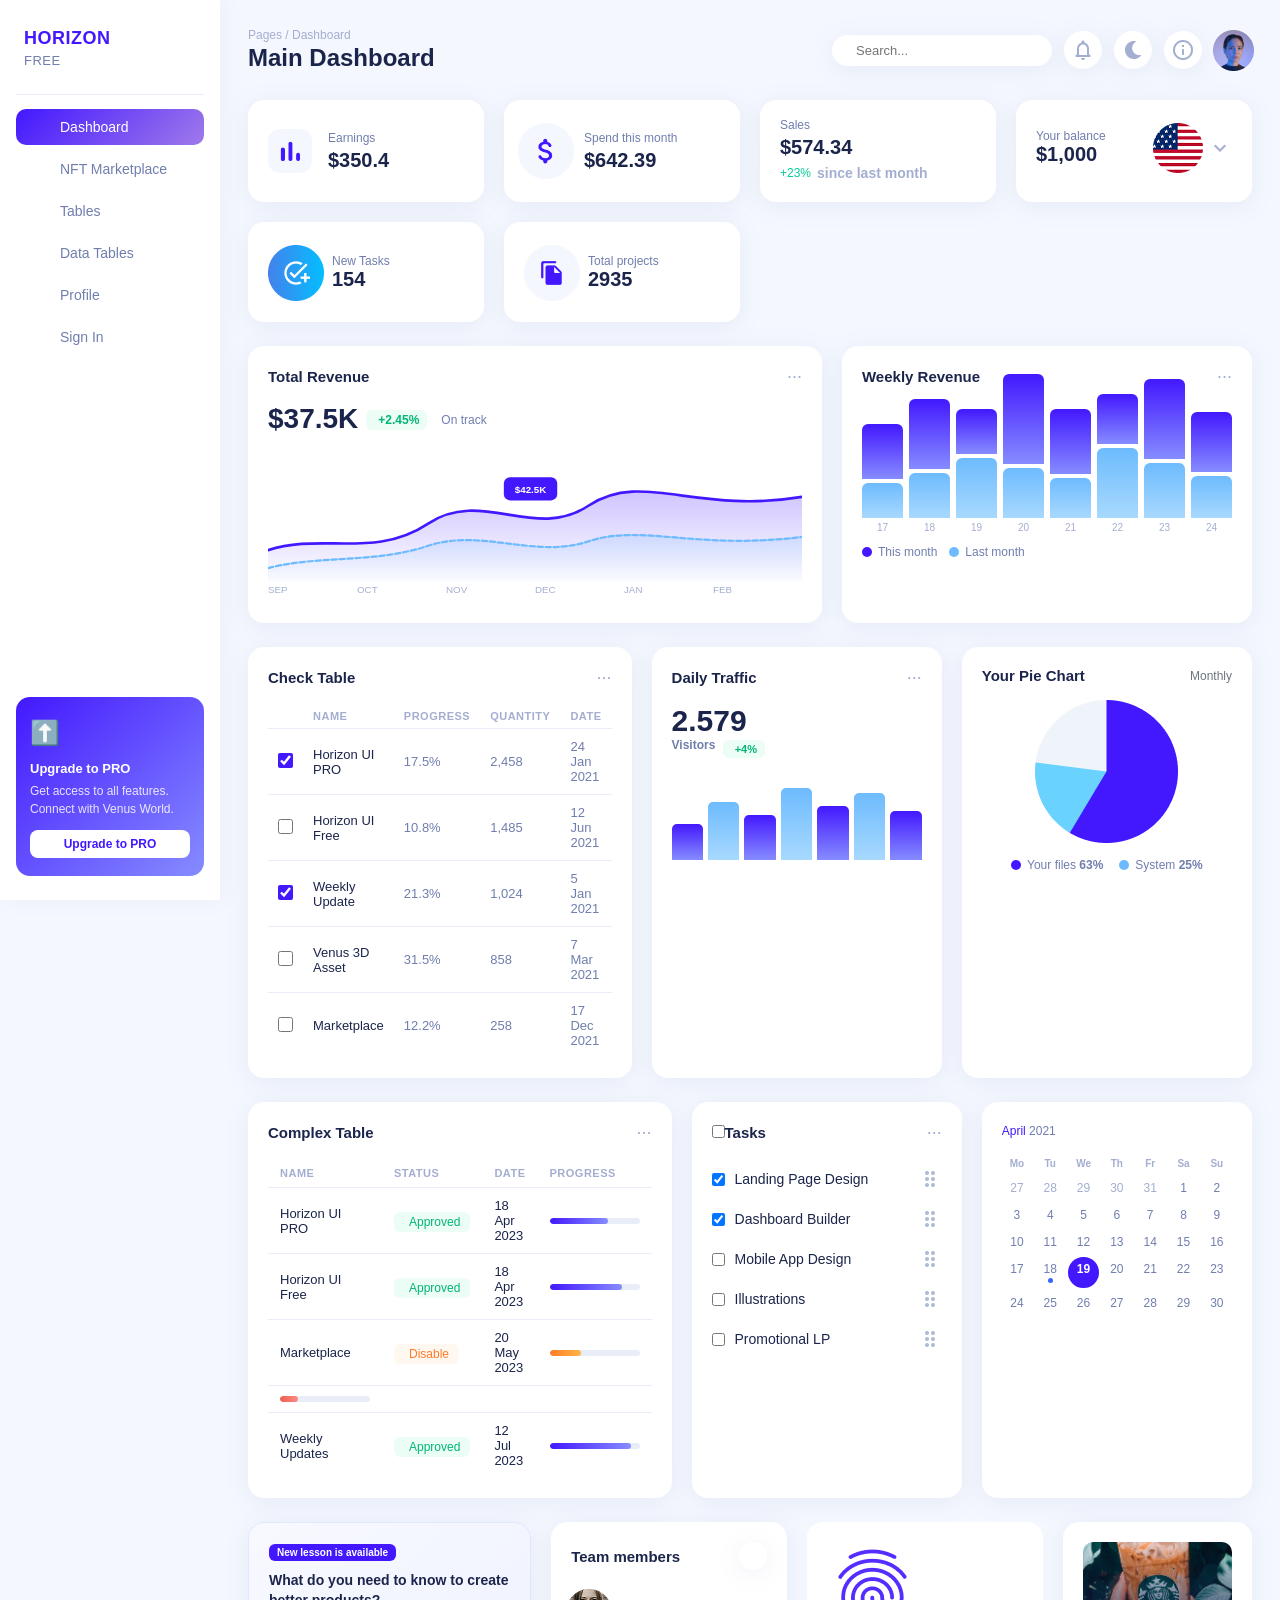
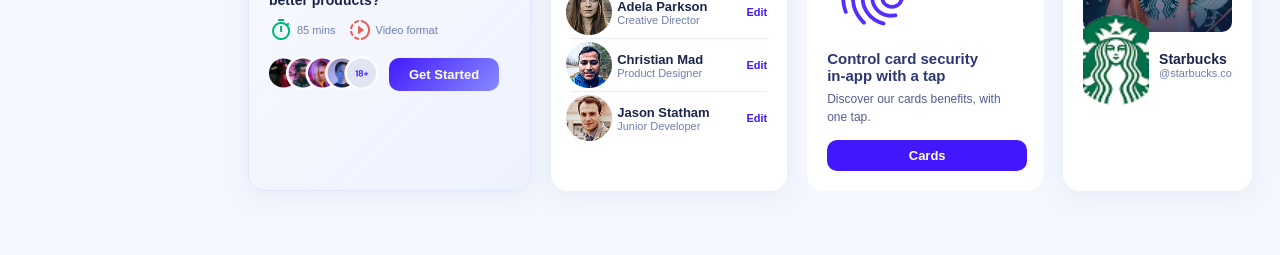
<file: index.html>
<!doctype html>
<html lang="en">
  <head>
    <meta charset="UTF-8" />
    <meta name="viewport" content="width=device-width, initial-scale=1.0" />
    <title>Horizon Dashboard</title>
    <link rel="stylesheet" href="index.css" />

  </head>
  <body>
    <aside class="sidebar">
     
      <div class="sidebar-logo">HORIZON <br /><span>FREE</span></div>
      <a class="nav-item active" href="#">
       <i class="fas fa-home"></i>  Dashboard
      </a>
      <a class="nav-item" href="#">
        <i class="fas fa-layer-group"></i> NFT Marketplace
      </a>
      <a class="nav-item" href="#"> <i class="fas fa-table"></i> Tables </a>
      <a class="nav-item" href="#">
        <i class="fas fa-chart-bar"></i> Data Tables
      </a>
      <a class="nav-item" href="#"> <i class="fas fa-user"></i> Profile </a>
      <a class="nav-item" href="login.html"> <i class="fas fa-sign-in-alt"></i> Sign In </a>

    
      <div class="sidebar-promo">
        <div class="promo-icon">⬆️</div>
        <strong>Upgrade to PRO</strong>
        <p>Get access to all features. Connect with Venus World.</p>
        <button class="btn-promo">Upgrade to PRO</button>
      </div>
    </aside>


    <main class="main">
    
      <div class="topbar">
        <div class="topbar-left">
          <div class="breadcrumb">Pages / Dashboard</div>
          <h1>Main Dashboard</h1>
        </div>
        <div class="topbar-right">
       
          <div class="search-bar">
            <i class="fas fa-search"></i>
            <input type="text" placeholder="Search..." />
          </div>
        
          <button class="icon-btn"><img src="/images/notifcation.png" alt=""></button>
         
          <button class="icon-btn"><img src="/images/moon.png" alt=""></i></button>
         
          <button class="icon-btn"><img src="/images/info.png" alt=""></button>
       
          <div class="avatar"><img src="/images/Avatar.png" alt="" /></div>
        </div>
      </div>

      <div class="stats-row">
       
        <div class="stat-card">
          <div class="stat-icon purple"><img src="/images/Icon.png" alt="" /></div>
          <div class="stat-info">
            <p>Earnings</p>
            <h3>$350.4</h3>
          </div>
        </div>

        <div class="stat-card">
          <div class="stat-icon green"><img src="/images/Icons.png" alt="" /></div>
          <div class="stat-info">
            <p>Spend this month</p>
            <h3>$642.39</h3>
          </div>
        </div>

        <div class="stat-card">
          <div class="stat-info">
            <p>Sales</p>
            <h3>$574.34</h3>
            <div
              style="
                display: flex;
                align-items: center;
                gap: 6px;
                margin-top: 2px;
              "
            >
              <p style="color: #05cd99; margin-top: 5px">+23%</p>
              <h4 style="color: #a3aed0">since last month</h4>
            </div>
          </div>
        </div>

    
        <div
          class="stat-card"
          style="flex-direction: column; align-items: flex-start; gap: 8px"
        >
          <div
            class="flex items-center gap-2 w-full"
            style="justify-content: space-between; cursor: pointer"
          >
            <div>
              <p class="text-sm text-mid">Your balance</p>
              <h3 style="font-size: 20px; font-weight: 700">$1,000</h3>
            </div>
            <div style="margin-top: 5px">
              <img src="/images/Flag.png" alt="" />
            </div>
          </div>
        </div>

        <div
          class="stat-card"
          style="flex-direction: column; align-items: flex-start; gap: 8px"
        >
          <div class="flex items-center gap-2 w-full cursor:pointer;">
            <div style="margin-top: 5px">
              <img src="/images/Iconn.png" alt="" />
            </div>
            <div>
              <p class="text-sm text-mid">New Tasks</p>
              <h3 style="font-size: 20px; font-weight: 700">154</h3>
            </div>
          </div>
        </div>
        <div
          class="stat-card"
          style="flex-direction: column; align-items: flex-start; gap: 8px"
        >
          <div class="flex items-center gap-2 w-full cursor:pointer;">
            <div style="margin-top: 5px">
              <img src="/images/Iconnn.png" alt="" />
            </div>
            <div>
              <p class="text-sm text-mid">Total projects</p>
              <h3 style="font-size: 20px; font-weight: 700">2935</h3>
            </div>
          </div>
        </div>
      </div>

      <div class="grid-2">
        <div class="card">
          <div class="card-header">
            <div>
              <div class="card-title">Total Revenue</div>
            </div>
            <span class="card-menu">···</span>
          </div>

         
          <div class="flex items-center gap-2">
            <div class="revenue-amount">$37.5K</div>
            <span class="badge-green"
              ><i class="fas fa-arrow-up" style="font-size: 10px"></i>
              +2.45%</span
            >
            <span class="badge-label">On track</span>
          </div>

       
          <div class="chart-area">
            <svg
              viewBox="0 0 600 150"
              xmlns="http://www.w3.org/2000/svg"
              width="100%"
              height="100%"
            >
              <defs>
              
                <linearGradient id="gradPurple" x1="0" y1="0" x2="0" y2="1">
                  <stop offset="0%" stop-color="#4318FF" stop-opacity="0.25" />
                  <stop
                    offset="100%"
                    stop-color="#4318FF"
                    stop-opacity="0.01"
                  />
                </linearGradient>
              
                <linearGradient id="gradCyan" x1="0" y1="0" x2="0" y2="1">
                  <stop offset="0%" stop-color="#6DBBFE" stop-opacity="0.20" />
                  <stop
                    offset="100%"
                    stop-color="#6DBBFE"
                    stop-opacity="0.01"
                  />
                </linearGradient>
              </defs>

           
              <text x="0" y="148" fill="#A3AED0" font-size="11">SEP</text>
              <text x="100" y="148" fill="#A3AED0" font-size="11">OCT</text>
              <text x="200" y="148" fill="#A3AED0" font-size="11">NOV</text>
              <text x="300" y="148" fill="#A3AED0" font-size="11">DEC</text>
              <text x="400" y="148" fill="#A3AED0" font-size="11">JAN</text>
              <text x="500" y="148" fill="#A3AED0" font-size="11">FEB</text>

           
              <path
                d="M0,100 C60,80 120,110 180,70 C240,30 300,90 360,50 C420,10 480,60 600,40"
                fill="none"
                stroke="#4318FF"
                stroke-width="3"
                stroke-linecap="round"
              />
              <path
                d="M0,100 C60,80 120,110 180,70 C240,30 300,90 360,50 C420,10 480,60 600,40 L600,135 L0,135 Z"
                fill="url(#gradPurple)"
              />

             
              <path
                d="M0,120 C60,105 120,115 180,95 C240,75 300,110 360,90 C420,70 480,100 600,85"
                fill="none"
                stroke="#6DBBFE"
                stroke-width="2.5"
                stroke-linecap="round"
                stroke-dasharray="6,3"
              />
              <path
                d="M0,120 C60,105 120,115 180,95 C240,75 300,110 360,90 C420,70 480,100 600,85 L600,135 L0,135 Z"
                fill="url(#gradCyan)"
              />

             
              <rect
                x="265"
                y="18"
                width="60"
                height="26"
                rx="7"
                fill="#4318FF"
              />
              <text
                x="295"
                y="36"
                fill="white"
                font-size="11"
                text-anchor="middle"
                font-weight="bold"
              >
                $42.5K
              </text>
            </svg>
          </div>
        </div>
      
        <div class="card">
          <div class="card-header">
            <div>
              <div class="card-title">Weekly Revenue</div>
            </div>
            <span class="card-menu">···</span>
          </div>

         
          <div class="bar-chart-wrap">
           
            <div class="bar-group">
              <div class="bar purple" style="height: 55px"></div>
              <div class="bar cyan" style="height: 35px"></div>
              <span class="bar-label">17</span>
            </div>
            <div class="bar-group">
              <div class="bar purple" style="height: 70px"></div>
              <div class="bar cyan" style="height: 45px"></div>
              <span class="bar-label">18</span>
            </div>
            <div class="bar-group">
              <div class="bar purple" style="height: 45px"></div>
              <div class="bar cyan" style="height: 60px"></div>
              <span class="bar-label">19</span>
            </div>
            <div class="bar-group">
              <div class="bar purple" style="height: 90px"></div>
              <div class="bar cyan" style="height: 50px"></div>
              <span class="bar-label">20</span>
            </div>
            <div class="bar-group">
              <div class="bar purple" style="height: 65px"></div>
              <div class="bar cyan" style="height: 40px"></div>
              <span class="bar-label">21</span>
            </div>
            <div class="bar-group">
              <div class="bar purple" style="height: 50px"></div>
              <div class="bar cyan" style="height: 70px"></div>
              <span class="bar-label">22</span>
            </div>
            <div class="bar-group">
              <div class="bar purple" style="height: 80px"></div>
              <div class="bar cyan" style="height: 55px"></div>
              <span class="bar-label">23</span>
            </div>
            <div class="bar-group">
              <div class="bar purple" style="height: 60px"></div>
              <div class="bar cyan" style="height: 42px"></div>
              <span class="bar-label">24</span>
            </div>
          </div>

          <div class="flex items-center gap-3 mt-2" style="margin-top: 12px">
            <div class="legend-item">
              <div class="legend-dot" style="background: #4318ff"></div>
              This month
            </div>
            <div class="legend-item">
              <div class="legend-dot" style="background: #6dbbfe"></div>
              Last month
            </div>
          </div>
        </div>
      
      </div>
 
      <div class="grid-3">
      
        <div class="card" style="grid-column: span 1">
          <div class="card-header">
            <div class="card-title">Check Table</div>
            <span class="card-menu">···</span>
          </div>
          <table class="check-table">
            <thead>
              <tr>
                <th></th>
                <th>NAME</th>
                <th>PROGRESS</th>
                <th>QUANTITY</th>
                <th>DATE</th>
              </tr>
            </thead>
            <tbody>
              <tr>
                <td><input type="checkbox" checked /></td>
                <td>Horizon UI PRO</td>
                <td class="mid">17.5%</td>
                <td class="mid">2,458</td>
                <td class="mid">24 Jan 2021</td>
              </tr>
              <tr>
                <td><input type="checkbox" /></td>
                <td>Horizon UI Free</td>
                <td class="mid">10.8%</td>
                <td class="mid">1,485</td>
                <td class="mid">12 Jun 2021</td>
              </tr>
              <tr>
                <td><input type="checkbox" checked /></td>
                <td>Weekly Update</td>
                <td class="mid">21.3%</td>
                <td class="mid">1,024</td>
                <td class="mid">5 Jan 2021</td>
              </tr>
              <tr>
                <td><input type="checkbox" /></td>
                <td>Venus 3D Asset</td>
                <td class="mid">31.5%</td>
                <td class="mid">858</td>
                <td class="mid">7 Mar 2021</td>
              </tr>
              <tr>
                <td><input type="checkbox" /></td>
                <td>Marketplace</td>
                <td class="mid">12.2%</td>
                <td class="mid">258</td>
                <td class="mid">17 Dec 2021</td>
              </tr>
            </tbody>
          </table>
        </div>

   
        <div class="card">
          <div class="card-header">
            <div class="card-title">Daily Traffic</div>
            <span class="card-menu">···</span>
          </div>
          <div class="spend-big">2.579
          <div class="spend-label">
            Visitors
            <span class="badge-green" style="font-size: 11px; margin-left: 4px"
              ><i class="fas fa-arrow-up" style="font-size: 9px"></i> +4%</span
            >
          </div>
          </div>

         
          <div class="mini-bar-chart">
            <div class="mini-bar blue-bar" style="height: 40%"></div>
            <div class="mini-bar cyan-bar" style="height: 65%"></div>
            <div class="mini-bar blue-bar" style="height: 50%"></div>
            <div class="mini-bar cyan-bar" style="height: 80%"></div>
            <div class="mini-bar blue-bar" style="height: 60%"></div>
            <div class="mini-bar cyan-bar" style="height: 75%"></div>
            <div class="mini-bar blue-bar" style="height: 55%"></div>
            
         
          </div>
        </div>

     
        <div class="card">
          <div class="card-header">
            <div class="card-title">Your Pie Chart</div>
            <span style="font-size: 12px; color: #6c757d">Monthly</span>
          </div>
          <div class="pie-wrap">
            <div>
              <img src="/images/Chart.png" alt="" />
            </div>

            <div class="pie-legend">
              <div class="legend-item">
                <div class="legend-dot" style="background: #4318ff"></div>
                <span>Your files <strong>63%</strong></span>
              </div>
              <div class="legend-item">
                <div class="legend-dot" style="background: #6dbbfe"></div>
                <span>System <strong>25%</strong></span>
              </div>
            </div>
          </div>
        </div>
      </div>
     
      <div class="grid-3">
       
        <div class="card">
          <div class="card-header">
            <div class="card-title">Complex Table</div>
            <span class="card-menu">···</span>
          </div>
          <table class="complex-table">
            <thead>
              <tr>
                <th>NAME</th>
                <th>STATUS</th>
                <th>DATE</th>
                <th>PROGRESS</th>
              </tr>
            </thead>
            <tbody>
              <tr>
                <td>Horizon UI PRO</td>
                <td>
                  <span class="status approved"
                    ><i class="fas fa-circle" style="font-size: 7px"></i>
                    Approved</span
                  >
                </td>
                <td>18 Apr 2023</td>
                <td>
                  <div class="prog-wrap">
                    <div class="prog-fill" style="width: 65%"></div>
                  </div>
                </td>
              </tr>
              <tr>
                <td>Horizon UI Free</td>
                <td>
                  <span class="status approved"
                    ><i class="fas fa-circle" style="font-size: 7px"></i>
                    Approved</span
                  >
                </td>
                <td>18 Apr 2023</td>
                <td>
                  <div class="prog-wrap">
                    <div class="prog-fill" style="width: 80%"></div>
                  </div>
                </td>
              </tr>
              <tr>
                <td>Marketplace</td>
                <td>
                  <span class="status disable"
                    ><i class="fas fa-circle" style="font-size: 7px"></i>
                    Disable</span
                  >
                </td>
                <td>20 May 2023</td>
                <td>
                  <div class="prog-wrap">
                    <div
                      class="prog-fill"
                      style="
                        width: 35%;
                        background: linear-gradient(90deg, #ff7b28, #ffb547);
                      "
                    ></div>
                  </div>
                </td>
              </tr>
              <tr>
                <!-- <td>Marketplace</td> -->
                <!-- <td>
                  <span class="status error"
                    ><i class="fas fa-circle" style="font-size: 7px"></i>
                    Error</span
                  >
                </td> -->
                <!-- <td>20 May 2023</td> -->
                <td>
                  <div class="prog-wrap">
                    <div
                      class="prog-fill"
                      style="
                        width: 20%;
                        background: linear-gradient(90deg, #ee5d50, #ff8b83);
                      "
                    ></div>
                  </div>
                </td>
              </tr>
              <tr>
                <td>Weekly Updates</td>
                <td>
                  <span class="status approved"
                    ><i class="fas fa-circle" style="font-size: 7px"></i>
                    Approved</span
                  >
                </td>
                <td>12 Jul 2023</td>
                <td>
                  <div class="prog-wrap">
                    <div class="prog-fill" style="width: 90%"></div>
                  </div>
                </td>
              </tr>
            </tbody>
          </table>
        </div>

   
        <div class="card">
          <div class="card-header">
            <div class="card-title"><input type="checkbox">Tasks </div>
            <span class="card-menu">···</span>
          </div>
          <div class="task-item">
            <input type="checkbox" checked />
            <span class="task-name done">  Landing Page Design</span>
            <img src="/images/indicatorr.png" alt="indicator" style="margin-left: auto" />
          </div>
          <div class="task-item">
            <input type="checkbox" checked />
            <span class="task-name done">Dashboard Builder</span>
             <img src="/images/indicatorr.png" alt="indicator" style="margin-left: auto" />
          </div>
          <div class="task-item">
            <input type="checkbox" />
            <span class="task-name">Mobile App Design</span>
              <img src="/images/indicatorr.png" alt="indicator" style="margin-left: auto" />
          </div>
          <div class="task-item">
            <input type="checkbox" />
            <span class="task-name">Illustrations</span>
            <img src="/images/indicatorr.png" alt="indicator" style="margin-left: auto" />
          </div>
          <div class="task-item">
            <input type="checkbox" />
            <span class="task-name">Promotional LP</span>
            <img src="/images/indicatorr.png" alt="indicator" style="margin-left: auto" />
          </div>
        </div>

       
        <div class="card">
          <div class="card-header">
            <div >
              <div class="card-subtitle"><span style="color: #4318ff;">April</span>  2021</div>
            </div>
            <div class="flex items-center gap-2">
              <i
                class="fas fa-chevron-left"
                style="
                  color: var(--text-light);
                  cursor: pointer;
                  font-size: 12px;
                "
              ></i>
              <i
                class="fas fa-chevron-right"
                style="
                  color: var(--text-light);
                  cursor: pointer;
                  font-size: 12px;
                "
              ></i>
            </div>
          </div>
          <div class="calendar-wrap">
           
            <div class="cal-grid">
              <div class="cal-day-name">Mo</div>
              <div class="cal-day-name">Tu</div>
              <div class="cal-day-name">We</div>
              <div class="cal-day-name">Th</div>
              <div class="cal-day-name">Fr</div>
              <div class="cal-day-name">Sa</div>
              <div class="cal-day-name">Su</div>
             
              <div class="cal-day other">27</div>
              <div class="cal-day other">28</div>
              <div class="cal-day other">29</div>
              <div class="cal-day other">30</div>
              <div class="cal-day other">31</div>
              <div class="cal-day">1</div>
              <div class="cal-day">2</div>
              
              <div class="cal-day">3</div>
              <div class="cal-day">4</div>
              <div class="cal-day">5</div>
              <div class="cal-day">6</div>
              <div class="cal-day">7</div>
              <div class="cal-day">8</div>
              <div class="cal-day">9</div>
            
              <div class="cal-day">10</div>
              <div class="cal-day">11</div>
              <div class="cal-day">12</div>
              <div class="cal-day">13</div>
              <div class="cal-day">14</div>
              <div class="cal-day">15</div>
              <div class="cal-day">16</div>
             
              <div class="cal-day">17</div>
              <div class="cal-day" style="position: relative">
                18
                <div class="cal-dot"></div>
              </div>
              <div class="cal-day today">19</div>
              <div class="cal-day">20</div>
              <div class="cal-day">21</div>
              <div class="cal-day">22</div>
              <div class="cal-day">23</div>
            
              <div class="cal-day">24</div>
              <div class="cal-day">25</div>
              <div class="cal-day">26</div>
              <div class="cal-day">27</div>
              <div class="cal-day">28</div>
              <div class="cal-day">29</div>
              <div class="cal-day">30</div>
            </div>
          </div>
        </div>
      </div>
     


      <div class="grid-4col">
       
        <div class="card learn-card">
          <span class="learn-tag">New lesson is available</span>
          <h3>What do you need to know to create better products?</h3>
          <div class="learn-meta">
            <span><img src="/images/timer.png" alt=""> 85 mins</span>
            <span><img src="/images/video.png" alt=""> Video format</span>
          </div>
        
          <div style="display: flex; align-items: center; gap: 10px; margin-top: 12px">
            <div>
               <img src="/images/Avatarss.png" alt="">
            </div>
            <button class="btn-primary">Get Started</button>
          </div>
        </div>

       
        <div class="card">
          <div class="card-header">
            <div class="card-title">Team members</div>
            <button
              class="icon-btn"
              style="width: 28px; height: 28px; font-size: 13px"
            >
              <i class="fas fa-plus"></i>
            </button>
          </div>

         
          <div class="team-item">
            <div class="team-info">
              <div
                class="team-avatar"
             
              >
                <img src="/images/Ellipse.png" alt="">
              </div>
              <div>
                <div class="team-name">Adela Parkson</div>
                <div class="team-role">Creative Director</div>
              </div>
            </div>
            <span class="team-action">Edit</span>
          </div>

         
          <div class="team-item">
            <div class="team-info">
              <div
                class="team-avatar"
                style="background: linear-gradient(135deg, #68d391, #38a169)"
              >
                <img src="/images/Ellipsee.png" alt="">
              </div>
              <div>
                <div class="team-name">Christian Mad</div>
                <div class="team-role">Product Designer</div>
              </div>
            </div>
            <span class="team-action">Edit</span>
          </div>

          <div class="team-item">
            <div class="team-info">
              <div
                class="team-avatar"
                
              >
                <img src="/images/Ellipseee.png" alt="">
              </div>
              <div>
                <div class="team-name">Jason Statham</div>
                <div class="team-role">Junior Developer</div>
              </div>
            </div>
            <span class="team-action">Edit</span>
          </div>
        </div>

        
        <div class="promo-blue-card">
          <div class="promo-blue-icon">
            <img src="/images/Fingerprint.png" alt="" />
          </div>
          <h3>Control card security<br/> in-app with a tap</h3>
          <p>Discover our cards benefits, with one tap.</p>
          <button class="btn-white" style="background: #4318FF; color: white; width: 200px;">Cards</button>
         
        </div>

       
        <div class="card brand-card">
        
          <div
          >
            <img src="/images/Starbuck.png" alt="" />
            
          </div>
          <div class="brand-info">
            <div class="brand-logo"><img src="/images/Buck.png" alt=""></div>
            <div>
              <div class="brand-name">Starbucks</div>
              <div class="brand-handle">@starbucks.co</div>
            </div>
          </div>
        </div>
      </div>
    </main>
  </body>
</html>
</file>
<file: index.css>
:root {
  --blue: #4318ff;
  --blue-light: #868cff;
  --cyan: #3965ff;
  --teal: #01b574;
  --red: #ee5d50;
  --orange: #ff7b28;
  --yellow: #ffb547;
  --bg: #f4f7fe;
  --sidebar-bg: #ffffff;
  --card-bg: #ffffff;
  --text-dark: #1b254b;
  --text-mid: #707eae;
  --text-light: #a3aed0;
  --border: #e9edf7;
  --radius: 16px;
  --shadow: 0 4px 24px rgba(112, 126, 174, 0.1);
}

*,
*::before,
*::after {
  box-sizing: border-box;
  margin: 0;
  padding: 0;
}

body {
  font-family: "DM Sans", sans-serif;
  background: var(--bg);
  color: var(--text-dark);
  display: flex;
  min-height: 100vh;
  font-size: 14px;
}

.sidebar {
  width: 220px;
  background: var(--sidebar-bg);
  display: flex;
  flex-direction: column;
  padding: 28px 16px 24px;
  gap: 6px;
  position: sticky;
  top: 0;
  height: 100vh;
  overflow-y: auto;
  box-shadow: 4px 0 20px rgba(112, 126, 174, 0.06);
  z-index: 10;
  flex-shrink: 0;
}

.sidebar-logo {
  font-size: 18px;
  font-weight: 700;
  color: var(--blue);
  letter-spacing: 0.5px;
  padding: 0 8px 24px;
  border-bottom: 1px solid var(--border);
  margin-bottom: 8px;
}
.sidebar-logo span {
  color: var(--text-mid);
  font-weight: 400;
  font-size: 13px;
}

.nav-item {
  display: flex;
  align-items: center;
  gap: 12px;
  padding: 10px 14px;
  border-radius: 10px;
  color: var(--text-mid);
  font-size: 14px;
  font-weight: 500;
  cursor: pointer;
  transition:
    background 0.18s,
    color 0.18s;
  text-decoration: none;
}
.nav-item i {
  width: 18px;
  text-align: center;
  font-size: 15px;
}
.nav-item:hover {
  background: var(--bg);
  color: var(--blue);
}

.nav-item.active {
  background: linear-gradient(135deg, #4318ff 0%, #9f7aea 100%);
  color: #fff;
}
.nav-item.active i {
  color: #fff;
}

.sidebar-promo {
  margin-top: auto;
  background: linear-gradient(135deg, #4318ff 0%, #868cff 100%);
  border-radius: 14px;
  padding: 18px 14px;
  color: #fff;
  font-size: 12px;
  line-height: 1.5;
}
.sidebar-promo .promo-icon {
  font-size: 24px;
  margin-bottom: 8px;
}
.sidebar-promo strong {
  display: block;
  font-size: 13px;
  margin-bottom: 4px;
}
.sidebar-promo p {
  opacity: 0.85;
  margin-bottom: 12px;
}
.btn-promo {
  background: #fff;
  color: var(--blue);
  border: none;
  border-radius: 8px;
  padding: 7px 14px;
  font-weight: 700;
  font-size: 12px;
  cursor: pointer;
  width: 100%;
}

.main {
  flex: 1;
  padding: 28px 28px 40px;
  overflow-x: hidden;
}

.topbar {
  display: flex;
  align-items: center;
  justify-content: space-between;
  margin-bottom: 28px;
}
.topbar-left .breadcrumb {
  font-size: 12px;
  color: var(--text-light);
  margin-bottom: 2px;
}
.topbar-left h1 {
  font-size: 24px;
  font-weight: 700;
  color: var(--text-dark);
}
.topbar-right {
  display: flex;
  align-items: center;
  gap: 12px;
}



.search-bar {
  display: flex;
  align-items: center;
  background: #fff;
  border-radius: 50px;
  padding: 8px 16px;
  gap: 8px;
  box-shadow: var(--shadow);
  width: 220px;
}
.search-bar input {
  border: none;
  outline: none;
  font-size: 13px;
  color: var(--text-mid);
  background: transparent;
  width: 100%;
}
.search-bar i {
  color: var(--text-light);
}

.icon-btn {
  width: 38px;
  height: 38px;
  border-radius: 50%;
  background: #fff;
  box-shadow: var(--shadow);
  display: flex;
  align-items: center;
  justify-content: center;
  cursor: pointer;
  color: var(--text-mid);
  font-size: 15px;
  border: none;
}
.icon-btn:hover {
  color: var(--blue);
}

.avatar {
  width: 38px;
  height: 38px;
  border-radius: 50%;
  background: linear-gradient(135deg, #4318ff, #868cff);
  display: flex;
  align-items: center;
  justify-content: center;
  color: #fff;
  font-weight: 700;
  font-size: 14px;
  cursor: pointer;
}

.stats-row {
  display: grid;
  grid-template-columns: repeat(4, 1fr);
  gap: 20px;
  margin-bottom: 24px;
}
.stat-card {
  background: var(--card-bg);
  border-radius: var(--radius);
  padding: 18px 20px;
  box-shadow: var(--shadow);
  display: flex;
  align-items: center;
  gap: 16px;
}
.stat-icon {
  width: 44px;
  height: 44px;
  border-radius: 12px;
  display: flex;
  align-items: center;
  justify-content: center;
  font-size: 20px;
  flex-shrink: 0;
}
.stat-icon.purple {
  background: #f4f7fe;
  color: var(--blue);
}
.stat-icon.green {
  background: #f0fdf8;
  color: var(--teal);
}
.stat-icon.orange {
  background: #fff8f0;
  color: var(--orange);
}
.stat-icon.blue {
  background: #f0f4ff;
  color: var(--cyan);
}

.stat-info p {
  font-size: 12px;
  color: var(--text-mid);
  margin-bottom: 4px;
}
.stat-info h3 {
  font-size: 20px;
  font-weight: 700;
  color: var(--text-dark);
}

.grid-2 {
  display: grid;
  grid-template-columns: 1.4fr 1fr;
  gap: 20px;
  margin-bottom: 24px;
}
.grid-3 {
  display: grid;
  grid-template-columns: 1fr 1fr 1fr;
  gap: 20px;
  margin-bottom: 24px;
}
.grid-2b {
  display: grid;
  grid-template-columns: 1fr 1fr;
  gap: 20px;
  margin-bottom: 24px;
}
.grid-4col {
  display: grid;
  grid-template-columns: 1.2fr 1fr 1fr 0.8fr;
  gap: 20px;
  margin-bottom: 24px;
}

.card {
  background: var(--card-bg);
  border-radius: var(--radius);
  padding: 20px;
  box-shadow: var(--shadow);
}
.card-header {
  display: flex;
  align-items: center;
  justify-content: space-between;
  margin-bottom: 16px;
}
.card-title {
  font-size: 15px;
  font-weight: 700;
  color: var(--text-dark);
}
.card-subtitle {
  font-size: 12px;
  color: var(--text-mid);
  margin-top: 2px;
}
.card-menu {
  color: var(--text-light);
  cursor: pointer;
  font-size: 18px;
}

.revenue-amount {
  font-size: 28px;
  font-weight: 700;
  color: var(--text-dark);
  margin-bottom: 2px;
}
.badge-green {
  display: inline-flex;
  align-items: center;
  gap: 4px;
  background: #ecfdf5;
  color: var(--teal);
  border-radius: 6px;
  padding: 3px 8px;
  font-size: 12px;
  font-weight: 600;
}
.badge-label {
  font-size: 12px;
  color: var(--text-mid);
  margin-left: 6px;
}

.chart-area {
  width: 100%;
  height: 150px;
  margin-top: 16px;
}

.bar-chart-wrap {
  display: flex;
  align-items: flex-end;
  gap: 6px;
  height: 130px;
  padding-top: 8px;
}
.bar-group {
  display: flex;
  flex-direction: column;
  align-items: center;
  gap: 4px;
  flex: 1;
}

.bar {
  width: 100%;
  border-radius: 6px 6px 0 0;
  transition: opacity 0.2s;
}
.bar:hover {
  opacity: 0.8;
}
.bar.purple {
  background: linear-gradient(180deg, #4318ff 0%, #868cff 100%);
}
.bar.cyan {
  background: linear-gradient(180deg, #6dbbfe 0%, #a8d9fe 100%);
}
.bar-label {
  font-size: 10px;
  color: var(--text-light);
  text-align: center;
}

.check-table {
  width: 100%;
  border-collapse: collapse;
}
.check-table thead th {
  font-size: 11px;
  color: var(--text-light);
  font-weight: 600;
  text-align: left;
  padding: 6px 10px;
  text-transform: uppercase;
  letter-spacing: 0.5px;
}
.check-table tbody tr {
  border-top: 1px solid var(--border);
}
.check-table tbody td {
  padding: 10px 10px;
  font-size: 13px;
  color: var(--text-dark);
}
.check-table tbody td.mid {
  color: var(--text-mid);
}

.check-table input[type="checkbox"] {
  accent-color: var(--blue);
  width: 15px;
  height: 15px;
  cursor: pointer;
}

.pie-wrap {
  display: flex;
  flex-direction: column;
  align-items: center;
  gap: 12px;
}
.pie-legend {
  display: flex;
  gap: 16px;
  justify-content: center;
  flex-wrap: wrap;
}
.legend-item {
  display: flex;
  align-items: center;
  gap: 6px;
  font-size: 12px;
  color: var(--text-mid);
}
.legend-dot {
  width: 10px;
  height: 10px;
  border-radius: 50%;
}

.complex-table {
  width: 100%;
  border-collapse: collapse;
}
.complex-table thead th {
  font-size: 11px;
  color: var(--text-light);
  font-weight: 600;
  text-align: left;
  padding: 8px 12px;
  text-transform: uppercase;
  letter-spacing: 0.5px;
}
.complex-table tbody tr {
  border-top: 1px solid var(--border);
}
.complex-table tbody td {
  padding: 10px 12px;
  font-size: 13px;
  color: var(--text-dark);
}

.status {
  display: inline-flex;
  align-items: center;
  gap: 5px;
  padding: 3px 10px;
  border-radius: 6px;
  font-size: 12px;
  font-weight: 500;
}
.status.approved {
  background: #ecfdf5;
  color: var(--teal);
}
.status.disable {
  background: #fff8f0;
  color: var(--orange);
}
.status.error {
  background: #fff2f2;
  color: var(--red);
}

.prog-wrap {
  width: 90px;
  height: 6px;
  background: var(--border);
  border-radius: 99px;
  overflow: hidden;
}
.prog-fill {
  height: 100%;
  border-radius: 99px;
  background: linear-gradient(90deg, #4318ff, #868cff);
}

.task-item {
  display: flex;
  align-items: center;
  gap: 10px;
  padding: 8px 0;
}

.calendar-wrap {
  font-size: 12px;
}
.cal-header {
  display: flex;
  align-items: center;
  justify-content: space-between;
  margin-bottom: 10px;
  font-weight: 600;
  font-size: 13px;
}
.cal-header i {
  color: var(--text-light);
  cursor: pointer;
}
.cal-grid {
  display: grid;
  grid-template-columns: repeat(7, 1fr);
  gap: 3px;
  text-align: center;
}
.cal-day-name {
  color: var(--text-light);
  font-size: 10px;
  font-weight: 600;
  padding: 4px 0;
}
.cal-day {
  padding: 5px;
  border-radius: 6px;
  cursor: pointer;
  color: var(--text-mid);
  font-size: 12px;
}
.cal-day:hover {
  background: var(--bg);
}
.cal-day.today {
  background: var(--blue);
  color: #fff;
  border-radius: 50%;
  font-weight: 700;
}
.cal-day.other {
  color: var(--text-light);
}
.cal-dot {
  width: 5px;
  height: 5px;
  border-radius: 50%;
  background: var(--cyan);
  margin: 2px auto 0;
}

.learn-card {
  background: linear-gradient(135deg, #f8f9ff 0%, #eef2ff 100%);
  border: 1px solid #e0e7ff;
}
.learn-tag {
  background: var(--blue);
  color: #fff;
  font-size: 10px;
  font-weight: 600;
  padding: 3px 8px;
  border-radius: 6px;
  display: inline-block;
  margin-bottom: 10px;
}
.learn-card h3 {
  font-size: 14px;
  margin-bottom: 8px;
  line-height: 1.4;
}
.learn-meta {
  display: flex;
  gap: 12px;
  font-size: 11px;
  color: var(--text-mid);
  margin-bottom: 14px;
}
.learn-meta span {
  display: flex;
  align-items: center;
  gap: 4px;
}
.learn-avatars {
  display: flex;
  margin-bottom: 14px;
}
.learn-avatars img,
.learn-avatar-circle {
  width: 26px;
  height: 26px;
  border-radius: 50%;
  border: 2px solid #fff;
  margin-right: -6px;
}
.learn-avatar-circle {
  background: var(--blue-light);
  display: flex;
  align-items: center;
  justify-content: center;
  color: #fff;
  font-size: 10px;
  font-weight: 700;
}
.btn-primary {
  background: linear-gradient(135deg, #4318ff, #868cff);
  color: #fff;
  border: none;
  border-radius: 10px;
  padding: 9px 20px;
  font-size: 13px;
  font-weight: 600;
  cursor: pointer;
  display: inline-block;
}

.team-item {
  display: flex;
  align-items: center;
  justify-content: space-between;
  padding: 8px 0;
  border-bottom: 1px solid var(--border);
}
.team-item:last-child {
  border-bottom: none;
}
.team-info {
  display: flex;
  align-items: center;
  gap: 10px;
}
.team-avatar {
  width: 36px;
  height: 36px;
  border-radius: 50%;
  object-fit: cover;
  background: linear-gradient(135deg, #4318ff, #868cff);
  display: flex;
  align-items: center;
  justify-content: center;
  color: #fff;
  font-weight: 700;
  font-size: 13px;
  flex-shrink: 0;
}
.team-name {
  font-size: 13px;
  font-weight: 600;
}
.team-role {
  font-size: 11px;
  color: var(--text-mid);
}
.team-action {
  font-size: 11px;
  font-weight: 600;
  color: var(--blue);
  cursor: pointer;
}

.promo-blue-card {
  background: #ffff;
  color: #2b3674;
  padding: 20px;
  border-radius: var(--radius);
  position: relative;
  overflow: hidden;
}
.promo-blue-card::before {
  content: "";
  position: absolute;
  width: 120px;
  height: 120px;
  border-radius: 50%;
  background: rgba(255, 255, 255, 0.1);
  top: -30px;
  right: -20px;
}
.promo-blue-card h3 {
  font-size: 15px;
  font-weight: 700;
  margin-bottom: 6px;
}
.promo-blue-card p {
  font-size: 12px;
  opacity: 0.8;
  margin-bottom: 14px;
  line-height: 1.5;
}
.btn-white {
  background: #fff;
  color: var(--blue);
  border: none;
  border-radius: 10px;
  padding: 8px 18px;
  font-size: 13px;
  font-weight: 700;
  cursor: pointer;
}
.promo-blue-icon {
  font-size: 28px;
  margin-bottom: 10px;
  opacity: 0.9;
}

.brand-card img {
  width: 100%;
  height: 90px;
  object-fit: cover;
  border-radius: 10px;
  margin-bottom: 10px;
}
.brand-info {
  display: flex;
  align-items: center;
  gap: 10px;
}
.brand-logo {
  height: 40px;
  display: flex;
  align-items: center;
  justify-content: center;
  color: #fff;
  font-size: 16px;
}
.brand-name {
  font-size: 14px;
  font-weight: 700;
}
.brand-handle {
  font-size: 11px;
  color: var(--text-mid);
}

.num-badge {
  background: var(--blue);
  color: #fff;
  font-size: 10px;
  font-weight: 700;
  border-radius: 6px;
  padding: 2px 7px;
  margin-left: 6px;
}

.spend-big {
  font-size: 30px;
  font-weight: 800;
  color: var(--text-dark);
  margin-bottom: 2px;
}
.spend-label {
  font-size: 12px;
  color: var(--text-mid);
}
.mini-bar-chart {
  display: flex;
  align-items: flex-end;
  gap: 5px;
  height: 90px;
  margin-top: 12px;
}
.mini-bar {
  flex: 1;
  border-radius: 5px 5px 0 0;
}
.mini-bar.blue-bar {
  background: linear-gradient(180deg, #4318ff, #868cff);
}
.mini-bar.cyan-bar {
  background: linear-gradient(180deg, #6dbbfe, #a8d9fe);
}

.flex {
  display: flex;
}
.items-center {
  align-items: center;
}
.gap-2 {
  gap: 8px;
}
.gap-3 {
  gap: 12px;
}
.text-mid {
  color: var(--text-mid);
}
.text-sm {
  font-size: 12px;
}
.text-xs {
  font-size: 11px;
}
.fw-bold {
  font-weight: 700;
}
.mt-1 {
  margin-top: 4px;
}
.mt-2 {
  margin-top: 8px;
}
.mt-3 {
  margin-top: 12px;
}
.mb-1 {
  margin-bottom: 4px;
}
.mb-2 {
  margin-bottom: 8px;
}
.w-full {
  width: 100%;
}
</file>
